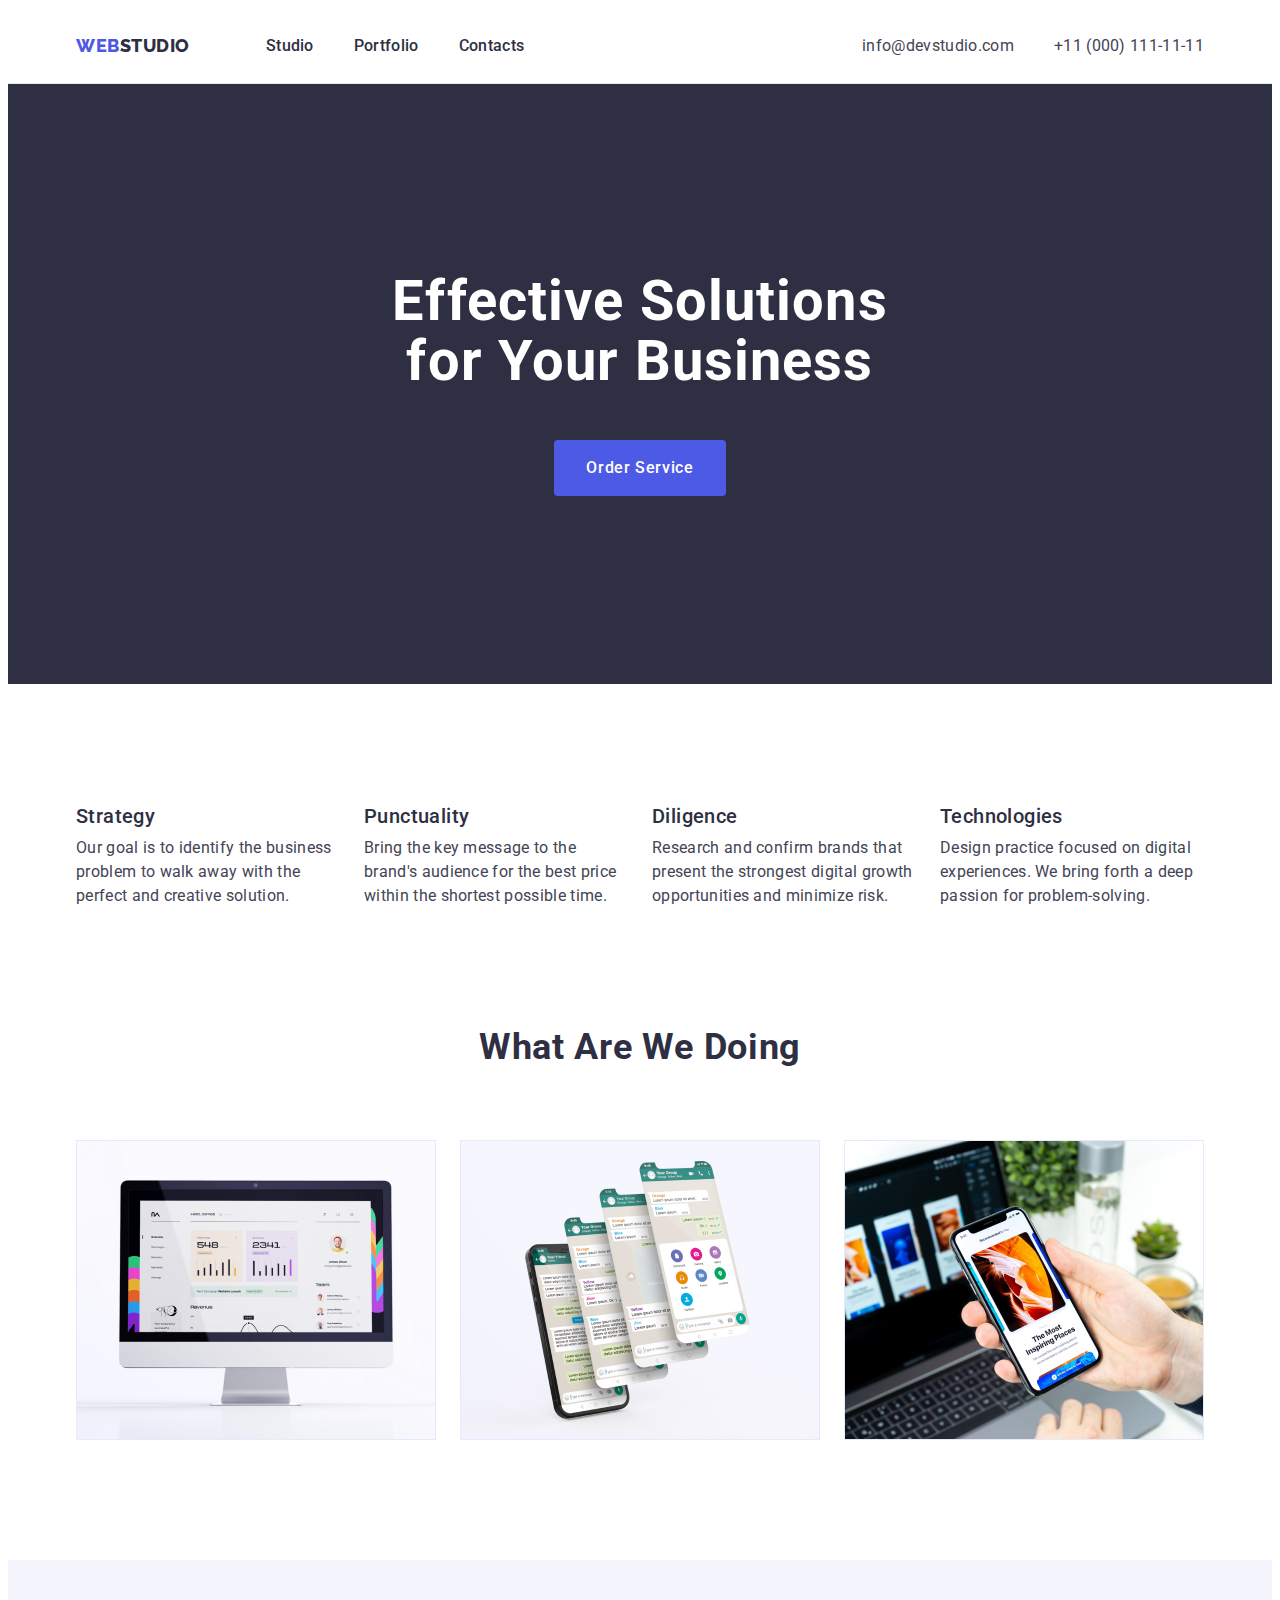
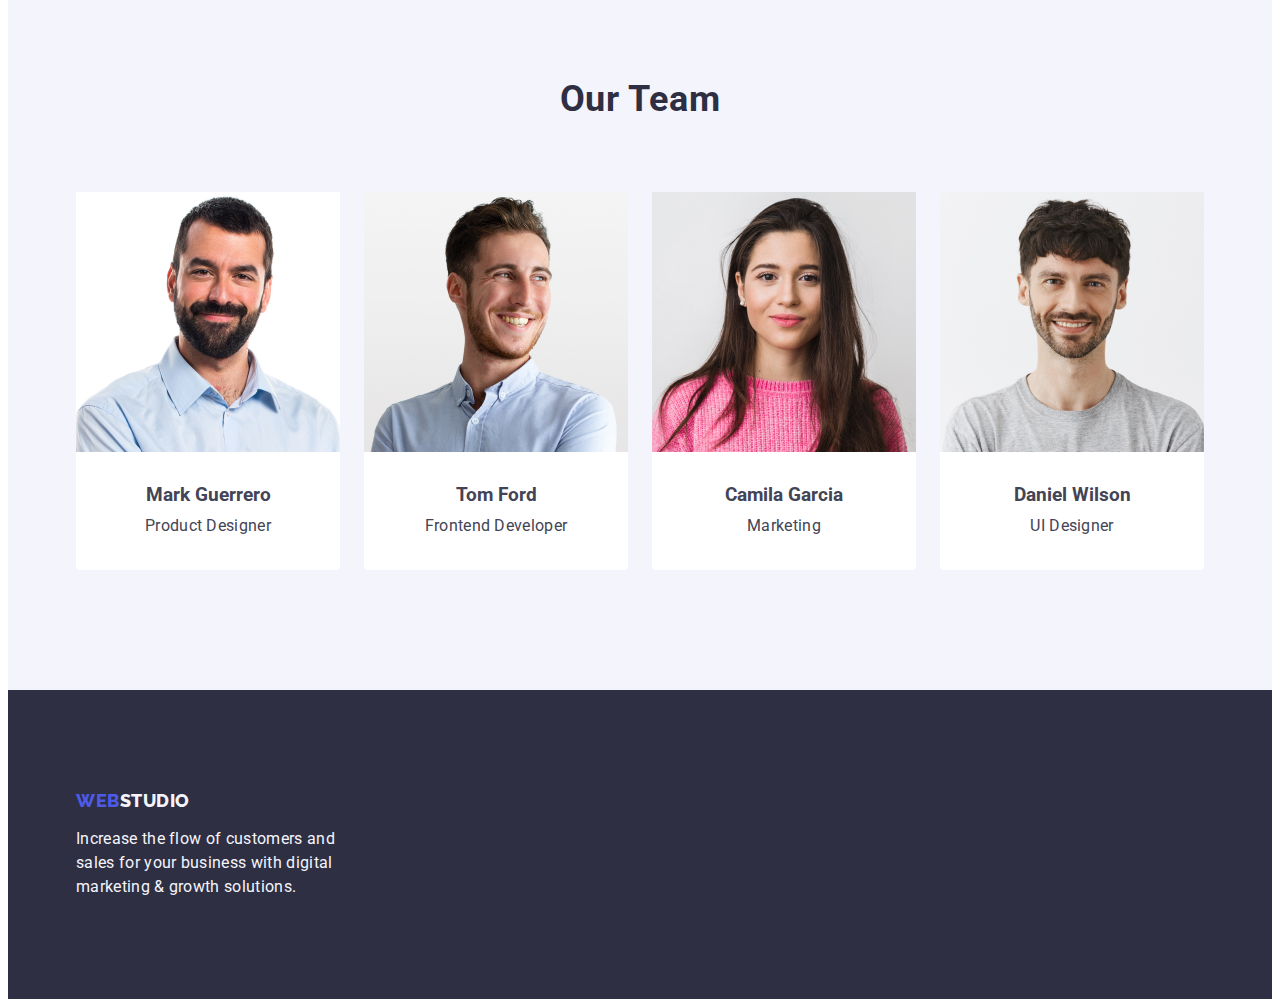
<file: index.html>
<!DOCTYPE html>
<html lang="en">
<head>
    <meta charset="UTF-8">
    <meta name="description" content="digital marketing and growth solutions for the business">
    <link rel="preconnect" href="https://fonts.googleapis.com">
    <link rel="preconnect" href="https://fonts.gstatic.com" crossorigin>
    <link href="https://fonts.googleapis.com/css2?family=Raleway:wght@800&family=Roboto:wght@400;500;700;900&display=swap" rel="stylesheet">
    <title>Webstudio is the effectiv solutions for your business</title>
    <link rel="stylesheet" href="https://cdnjs.cloudflare.com/ajax/libs/modern-normalize/2.0.0/modern-normalize.min.css" integrity="sha512-4xo8blKMVCiXpTaLzQSLSw3KFOVPWhm/TRtuPVc4WG6kUgjH6J03IBuG7JZPkcWMxJ5huwaBpOpnwYElP/m6wg==" crossorigin="anonymous" referrerpolicy="no-referrer" />
    <link rel="stylesheet" href="./css/styles.css"/>
</head>
<body>
    <header class="header">
<div class="container header-container">
    <nav class="header-navigation">
        <a href="./index.html" class="header-logo link">Web<span class="header-logo-studio">Studio</span></a>
        <ul class="header-menu-list list">
            <li class="header-menu-item"><a href="./index.html" class="header-item link">Studio</a></li>
            <li class="header-menu-item"><a href="./portfolio.html" class="header-item link">Portfolio</a></li>
            <li class="header-menu-item"><a href="" class="header-item link">Contacts</a></li>
        </ul>
    </nav>
    <address class="address">
        <ul class="header-contacts-list list">
            <li>
                <a href="mailto:info@devstudio.com" class="header-contacts-item link">info@devstudio.com</a>
            </li>
            <li>
                <a href="tel:+110001111111" class="header-contacts-item link">+11 (000) 111-11-11</a>
            </li>
        </ul>
        
    </address>
</div>
    </header>

    <main>
        <section class="main-section">
                    <div class="container">
                        <h1 class="main-title">Effective Solutions for Your Business</h1>
                        <button class="button-order" type="button">Order Service</button>  
                    </div>  
        </section>

<section class="second-section">
    <div class="container">
        <h2 class="visually-hidden">Lorem ipsum dolor sit amet consectetur adipisicing elit. Repellendus unde facere blanditiis vitae nobis saepe enim possimus magnam dolorum.</h2>
        <ul class="business-strategies list">
            <li class="menu-item">
                <h3 class="name-menu-item">Strategy</h3>
                <p class="menu-text">
                    Our goal is to identify the business problem to walk away with the perfect and creative solution.
                </p>
            </li>
            <li class="menu-item">
                <h3 class="name-menu-item">Punctuality</h3>
                <p class="menu-text">
                    Bring the key message to the brand's audience for the best price within the shortest possible time.
                </p>
            </li>
            <li class="menu-item">
                <h3 class="name-menu-item">Diligence</h3>
                <p class="menu-text">
                    Research and confirm brands that present the strongest digital growth opportunities and minimize risk.
                </p>
            </li>
            <li class="menu-item">
                <h3 class="name-menu-item">Technologies</h3>
                <p class="menu-text">
                    Design practice focused on digital experiences. We bring forth a deep passion for problem-solving.
                </p>
            </li>
        </ul>
    </div>
</section>

<section class="third-section"> 
    <div class="container">
        <h2 class="title">What are we doing</h2>
        <ul class="services-list list">
            <li class="services-item">
                <img src="./images/monitor.jpg" alt="Monitor" 
                width="360" 
                height="300" 
                />
            </li>
            <li class="services-item">
                <img src="./images/phone.jpg" alt="Phone" 
                width="360" 
                height="300" 
                />
            </li>
            <li class="services-item">
                <img src="./images/phone_in_the_hand.jpg" alt="Phone in the hand" 
                width="360" 
                height="300" 
                />
            </li>
        </ul>
    </div>
</section>
<section class="fourth-section">
    <div class="container">
        <h2 class="title">Our Team</h2>
        <ul class="team-members-list list">
            <li class="team-members-item">
            <img class="card-image"
            src="./images/mark_guerrero.jpg"
            alt="Mark Guerrero"
            width="264"
            height="260"
            />
        <div class="by-line">
            <h3 class="name-item-team">Mark Guerrero</h3>
            <p class="menu-text">Product Designer</p>
        </div>
            </li>
            <li class="team-members-item">
            <img class="card-image"
            src="./images/tom_ford.jpg"
            alt="Tom Ford"
            width="264"
            height="260"
            />
        <div class="by-line">
            <h3 class="name-item-team">Tom Ford</h3>
            <p class="menu-text">Frontend Developer</p>   
        </div>
            </li>
            <li class="team-members-item">
            <img class="card-image"
            src="./images/camila_garcia.jpg"
            alt="Camila Garcia"
            width="264"
            height="260"
            />
        <div class="by-line">
            <h3 class="name-item-team">Camila Garcia</h3>
            <p class="menu-text">Marketing</p>
        </div>
            </li>
            <li class="team-members-item">
            <img class="card-image" 
            src="./images/daniel_wilson.jpg" 
            alt="Daniel Wilson"
            width="264"
            height="260"
            />
        <div class="by-line">
            <h3 class="name-item-team">Daniel Wilson</h3>
            <p class="menu-text">UI Designer</p>
        </div>
            </li>
        </ul>
    </div>
</section>
    </main>

    <footer class="footer">
        <div class="container">
            <a href="./index.html" class="footer-logo link">Web<span class="footer-logo-studio">Studio</span></a>
            <p class="footer-text">Increase the flow of customers and sales for your business with digital marketing & growth solutions.</p>
        </div>
    </footer>
</body>


</html>
</file>
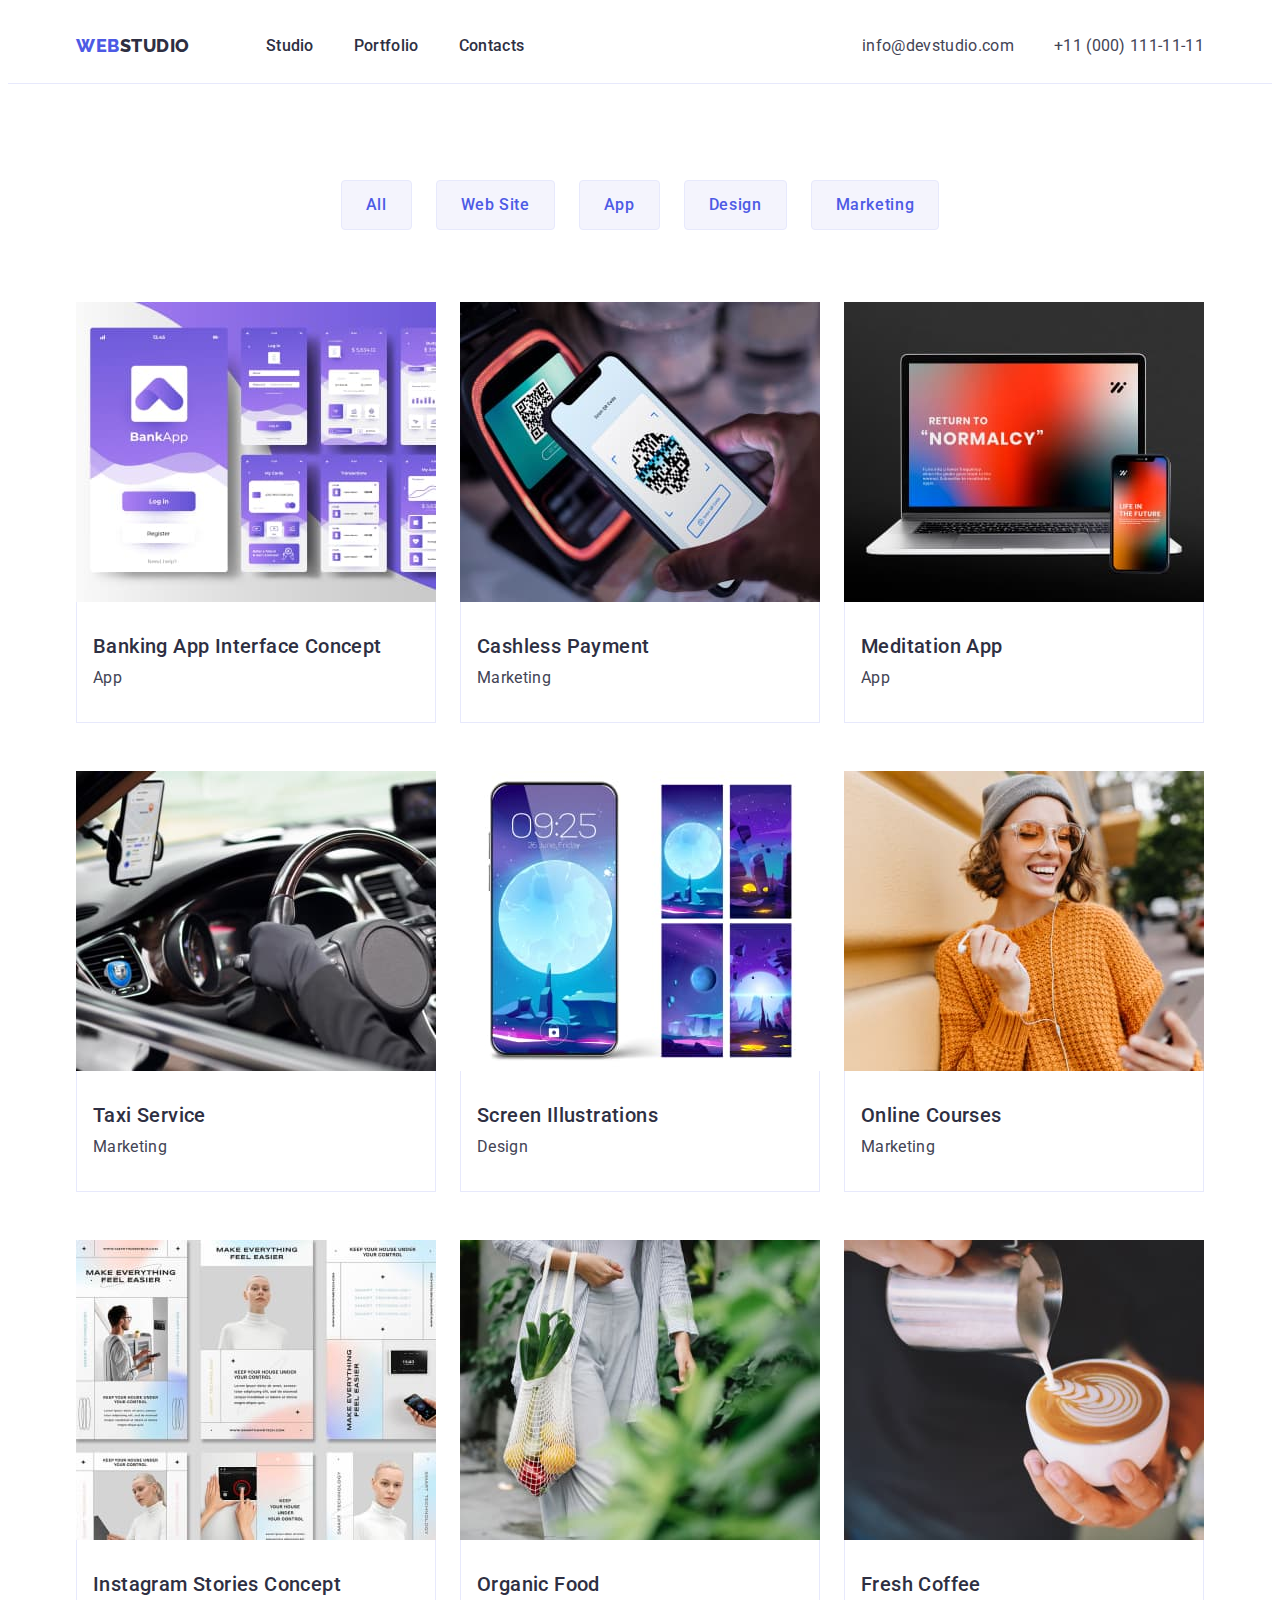
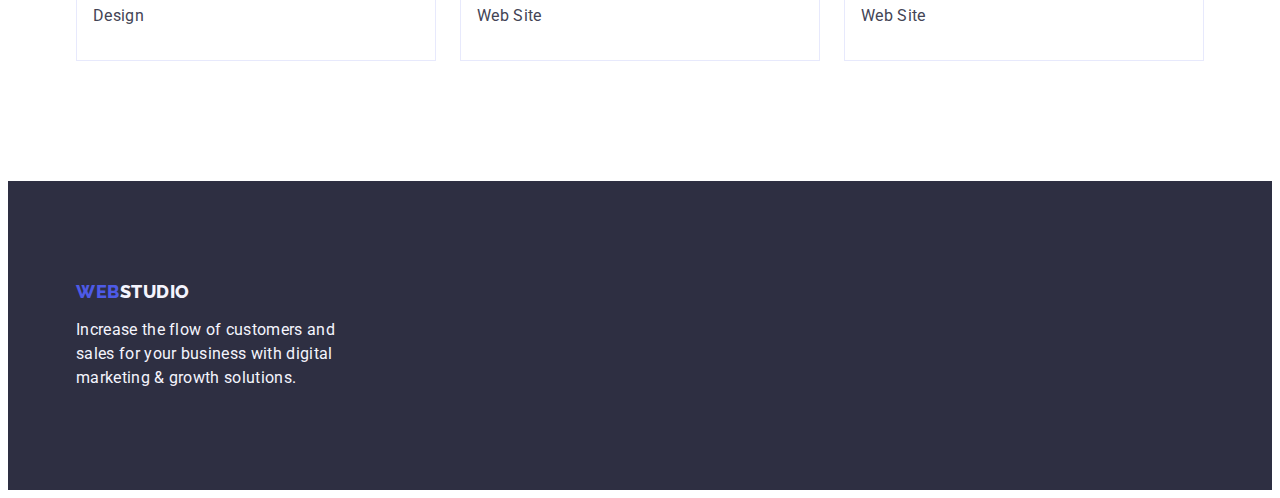
<file: portfolio.html>
<!DOCTYPE html>
<html lang="en">
<head>
    <meta charset="UTF-8">
    <meta name="description" content="digital marketing and growth solutions for the business">
    <link rel="preconnect" href="https://fonts.googleapis.com">
    <link rel="preconnect" href="https://fonts.gstatic.com" crossorigin>
    <link href="https://fonts.googleapis.com/css2?family=Raleway:wght@800&family=Roboto:wght@400;500;700;900&display=swap" rel="stylesheet">
    <title>Portfolio</title>
    <link rel="stylesheet" href="https://cdnjs.cloudflare.com/ajax/libs/modern-normalize/2.0.0/modern-normalize.min.css" integrity="sha512-4xo8blKMVCiXpTaLzQSLSw3KFOVPWhm/TRtuPVc4WG6kUgjH6J03IBuG7JZPkcWMxJ5huwaBpOpnwYElP/m6wg==" crossorigin="anonymous" referrerpolicy="no-referrer" />
    <link rel="stylesheet" href="./css/styles.css"/>
</head>

<body>
    <header class="header">
<div class="container header-container">
    <nav class="header-navigation">
        <a href="./index.html" class="header-logo link">Web<span class="header-logo-studio">Studio</span></a>
        <ul class="header-menu-list list">
            <li class="header-menu-item"><a href="./index.html" class="header-item link">Studio</a></li>
            <li class="header-menu-item"><a href="./portfolio.html" class="header-item link">Portfolio</a></li>
            <li class="header-menu-item"><a href="" class="header-item link">Contacts</a></li>
        </ul>
    </nav>
    <address class="address">
        <ul class="header-contacts-list list">
            <li>
                <a href="mailto:info@devstudio.com" class="header-contacts-item link">info@devstudio.com</a>
            </li>
            <li>
                <a href="tel:+110001111111" class="header-contacts-item link">+11 (000) 111-11-11</a>
            </li>
        </ul>
        
    </address>
</div>
    </header>

    <main>
        <section class="section-portfolio">
            <div class="container">
                <h1 class="visually-hidden">Lorem ipsum dolor sit amet consectetur adipisicing elit. Repellendus unde facere blanditiis vitae nobis saepe enim possimus magnam dolorum.</h1>
                <ul class="button-list list">
                    <li><button class="button-item" type="button">All</button></li>
                    <li><button class="button-item" type="button">Web Site</button></li>
                    <li><button class="button-item" type="button">App</button></li>
                    <li><button class="button-item" type="button">Design</button></li>
                    <li><button class="button-item" type="button">Marketing</button></li>
                </ul>
            
                <ul class="menu-services-list list">
                    <li class="card-portf">
                        <a class="menu-services-item link" href="">
                            <img class="card-portfolio" src="./images/banking_app_interface.jpg" alt="banking app interface" 
                            width="360" 
                            height="300">
                            <div class="by-line-portf">
                                <h2 class="name-menu-item">Banking App Interface Concept</h2>
                                <p class="menu-text">App</p>
                            </div>
                        </a>
                    </li>
                <li class="card-portf">
                    <a class="menu-services-item link" href="">
                        <img class="image-portfolio" src="./images/cashless_payment.jpg" alt="payment by phone"
                        width="360" 
                        height="300">
                        <div class="by-line-portf">
                            <h2 class="name-menu-item">Cashless Payment</h2>
                            <p class="menu-text">Marketing</p>
                        </div>
                    </a>
                </li>
                <li class="card-portf">
                    <a class="menu-services-item link" href="">
                        <img class="image-portfolio" src="./images/meditation_app.jpg" alt="laptop and phone"
                        width="360" 
                        height="300">
                        <div class="by-line-portf">
                            <h2 class="name-menu-item">Meditation App</h2>
                            <p class="menu-text">App</p>
                        </div>
                    </a>
                </li>
                <li class="card-portf">
                    <a class="menu-services-item link" href="">
                        <img class="image-portfolio" src="./images/taxi_service.jpg" alt="steering wheel in a car"
                        width="360" 
                        height="300">
                        <div class="by-line-portf">
                            <h2 class="name-menu-item">Taxi Service</h2>
                            <p class="menu-text">Marketing</p>
                        </div>
                    </a>
                </li>
                <li class="card-portf">
                    <a class="menu-services-item link" href="">
                        <img class="image-portfolio" src="./images/screen_illustrations.jpg" alt="Screenshot options"
                        width="360" 
                        height="300">
                        <div class="by-line-portf">
                            <h2 class="name-menu-item">Screen Illustrations</h2>
                            <p class="menu-text">Design</p>
                        </div>
                    </a>
                </li>
                <li class="card-portf">
                    <a class="menu-services-item link" href="">
                        <img class="image-portfolio" src="./images/online_courses.jpg" alt="Girl with a phone"
                        width="360" 
                        height="300">
                        <div class="by-line-portf">
                            <h2 class="name-menu-item">Online Courses</h2>
                            <p class="menu-text">Marketing</p>
                        </div>
                    </a>
                </li>
                <li class="card-portf">
                    <a class="menu-services-item link" href="">
                        <img class="image-portfolio" src="./images/instagram_stories_concept.jpg" alt="instagram page layouts"
                        width="360" 
                        height="300">
                        <div class="by-line-portf">
                            <h2 class="name-menu-item">Instagram Stories Concept</h2>
                            <p class="menu-text">Design</p>
                        </div>
                    </a>
                </li>
                <li class="card-portf">
                    <a class="menu-services-item link" href="">
                        <img class="image-portfolio" src="./images/organic_food.jpg" alt="woman with vegetables"
                        width="360" 
                        height="300">
                        <div class="by-line-portf">
                            <h2 class="name-menu-item">Organic Food</h2>
                            <p class="menu-text">Web Site</p>
                        </div>
                    </a>
                </li>
                <li class="card-portf">
                    <a class="menu-services-item link" href="">
                        <img class="image-portfolio" src="./images/fresh_coffee.jpg" alt="barista pours cappuccino"
                        width="360" 
                        height="300">
                        <div class="by-line-portf">
                            <h2 class="name-menu-item">Fresh Coffee</h2>
                            <p class="menu-text">Web Site</p>
                        </div>
                    </a>
                </li>
            </ul>
            </div>
        </section>
    </main>
    
    <footer class="footer">
        <div class="container">
            <a href="./index.html" class="footer-logo link">Web<span class="footer-logo-studio">Studio</span></a>
            <p class="footer-text">Increase the flow of customers and sales for your business with digital marketing & growth solutions.</p>
        </div>
    </footer>
</body>
</html>
</file>
<file: css/styles.css>
:root {
  --navyblue: #2e2f42;
  --slate: #434455;
  --white: #fff;
  --cloud: #f4f4fd;
  --iris: #4d5ae5;
  --ocean: #404bbf;
  --cornflover: #e7e9fc;
}

* {
  box-sizing: border-box;
}

body {
  font-family: "Roboto", sans-serif;
  color: var(--slate, #434455);
  background-color: var(--white);
}

.header {
  padding-top: 25.5px;
  padding-bottom: 25.5px;
  border-bottom: 1px solid var(--cornflover);
}

.header-logo {
  color: var(--iris, #4d5ae5);
  font-family: "Raleway", sans-serif;
  font-size: 18px;
  font-weight: 800;
  line-height: 1.17;
  letter-spacing: 0.03em;
  text-transform: uppercase;
  margin-right: 76px;
}

.header-logo-studio {
  color: var(--navyblue, #2e2f42);
}

.link {
  text-decoration: none;
}

.list {
  list-style-type: none;
}

p,
h1,
h2,
h3,
h4 {
  margin-top: 0;
  margin-bottom: 0;
}

ul,
ol {
  padding-left: 0;
  margin-top: 0;
  margin-bottom: 0;
}

img {
  display: block;
  max-width: 100%;
  height: auto;
}

.container {
  width: 100%;
  max-width: 1158px;
  padding-left: 15px;
  padding-right: 15px;
  margin: 0 auto;
}

/* HEADER!!!!!!!!!!! */
.header-menu-list {
  display: flex;
  gap: 40px;
}

.header-item {
  padding: 24px 0;
}

.header-container {
  display: flex;
  align-items: center;
}

.header-navigation {
  display: flex;
  align-items: center;
  margin-right: auto;
}

.header-item {
  color: var(--navyblue, #2e2f42);
  font-size: 16px;
  font-weight: 500;
  line-height: 1.5;
  letter-spacing: 0.02em;
}

.header-item:active {
  color: var(--ocean, #404bbf);
}

.header-item:hover,
.header-item:focus {
  color: var(--ocean);
}

.header-contacts-list {
  display: flex;
  margin-left: auto;
  gap: 40px;
}

.header-contacts-item {
  color: var(--slate, #434455);
  font-size: 16px;
  line-height: 1.5;
  letter-spacing: 0.02em;
}

.header-contacts-item:active {
  color: var(--ocean, #404bbf);
}

.header-contacts-item:hover,
.header-contacts-item:focus {
  color: var(--ocean, #404bbf);
}

.address {
  font-style: normal;
}

/* MAIN */
.visually-hidden {
  position: absolute;
  width: 1px;
  height: 1px;
  margin: -1px;
  border: 0;
  padding: 0;

  white-space: nowrap;
  clip-path: inset(100%);
  clip: rect(0 0 0 0);
  overflow: hidden;
}

.main-section {
  background-color: var(--navyblue);
  padding: 188px 0;
  width: 100%;
}

.main-title {
  color: var(--white, #fff);
  font-size: 56px;
  line-height: 1.07;
  letter-spacing: 0.02em;
  background-color: var(--navyblue, #2e2f42);
  text-align: center;
  max-width: 496px;
  margin: 0 auto;
}

.button-order {
  display: block;
  min-width: 169px;
  height: 56px;
  margin: 0 auto;
  font-family: "Roboto", sans-serif;
  color: var(--white, #fff);
  font-size: 16px;
  font-weight: 500;
  line-height: 1.5;
  letter-spacing: 0.04em;
  background-color: var(--iris, #4d5ae5);
  cursor: pointer;
  margin-top: 48px;
  padding: 16px 32px;
  border: none;
  border-radius: 4px;
  align-items: flex-start;
}

.button-order:active {
  background: var(--ocean, #404bbf);
}

.button-order:hover,
.button-order:focus {
  background: var(--ocean, #404bbf);
}

.second-section {
  padding: 120px 0;
}

.third-section {
  padding-bottom: 120px;
}

.fourth-section {
  background-color: var(--cloud);
  padding: 120px 0;
}

.business-strategies {
  display: flex;
  gap: 24px;
}

.menu-item {
  width: calc((100% - 3 * 24px) / 4);
}

.name-menu-item {
  color: var(--navyblue, #2e2f42);
  font-size: 20px;
  font-weight: 500;
  line-height: 1.2;
  letter-spacing: 0.02em;
  margin-bottom: 8px;
}

.menu-text {
  color: var(--slate);
  font-size: 16px;
  line-height: 1.5;
  letter-spacing: 0.02em;
}

.title {
  color: var(--navyblue, #2e2f42);
  font-size: 36px;
  line-height: 1.11;
  letter-spacing: 0.02em;
  text-transform: capitalize;
  text-align: center;
  /* padding-top: 120px; */
  margin-bottom: 72px;
}

.services-list {
  display: flex;
  gap: 24px;
}

.card-image {
  margin: 0;
}

.team-members-list {
  display: flex;
  gap: 24px;
}

.team-members-item {
  background-color: var(--white);
  width: calc((100% - 24px * 3) / 4);
  border-radius: 0px 0px 4px 4px;
}

.name-item-team {
  background-color: var(--white);
  margin-bottom: 8px;
}

.by-line {
  padding: 32px 0px;
  margin: 0;
  text-align: center;
  border: 1px solid var(--cornflower);
}

.menu-text {
}

.footer {
  background-color: var(--navyblue);
  padding: 100px 0;
}

.footer-logo {
  display: inline-block;
  margin-bottom: 16px;
  color: var(--iris, #4d5ae5);
  font-family: "Raleway", sans-serif;
  font-size: 18px;
  font-weight: 800;
  line-height: 1.17;
  letter-spacing: 0.03em;
  text-transform: uppercase;
}

.footer-logo-studio {
  color: var(--cloud);
}

.footer-text {
  color: var(--cloud, #f4f4fd);
  font-size: 16px;
  line-height: 1.5;
  letter-spacing: 0.02em;
  background-color: var(--navyblue, #2e2f42);
  width: 264px;
}

/* PAGE 2 */

.section-portfolio {
  padding: 96px 0 120px 0;
}

.button-list {
  display: flex;
  justify-content: center;
  gap: 24px;
  margin-bottom: 72px;
}

.button-item {
  font-family: "Roboto", sans-serif;
  color: var(--iris, #4d5ae5);
  /* text-align: center; */
  font-size: 16px;
  font-weight: 500;
  line-height: 1.5;
  letter-spacing: 0.04em;
  background: var(--cloud, #f4f4fd);
  cursor: pointer;
  padding: 12px 24px;
  border: 1px solid var(--cornflover);
  border-radius: 4px;
}

.button-item:hover,
.button-item:focus {
  color: var(--white, #fff);
  background: var(--ocean, #404bbf);
  border: 1px solid transparent;
}

.menu-services-list {
  display: flex;
  flex-wrap: wrap;
  gap: 48px 24px;
}

.image-portfolio {
}

.by-line-portf {
  padding: 32px 16px;
  border: 1px solid var(--cornflover);
  border-top: none;
}

.card-portf {
  width: calc((100% - 48px) / 3);
}
</file>
